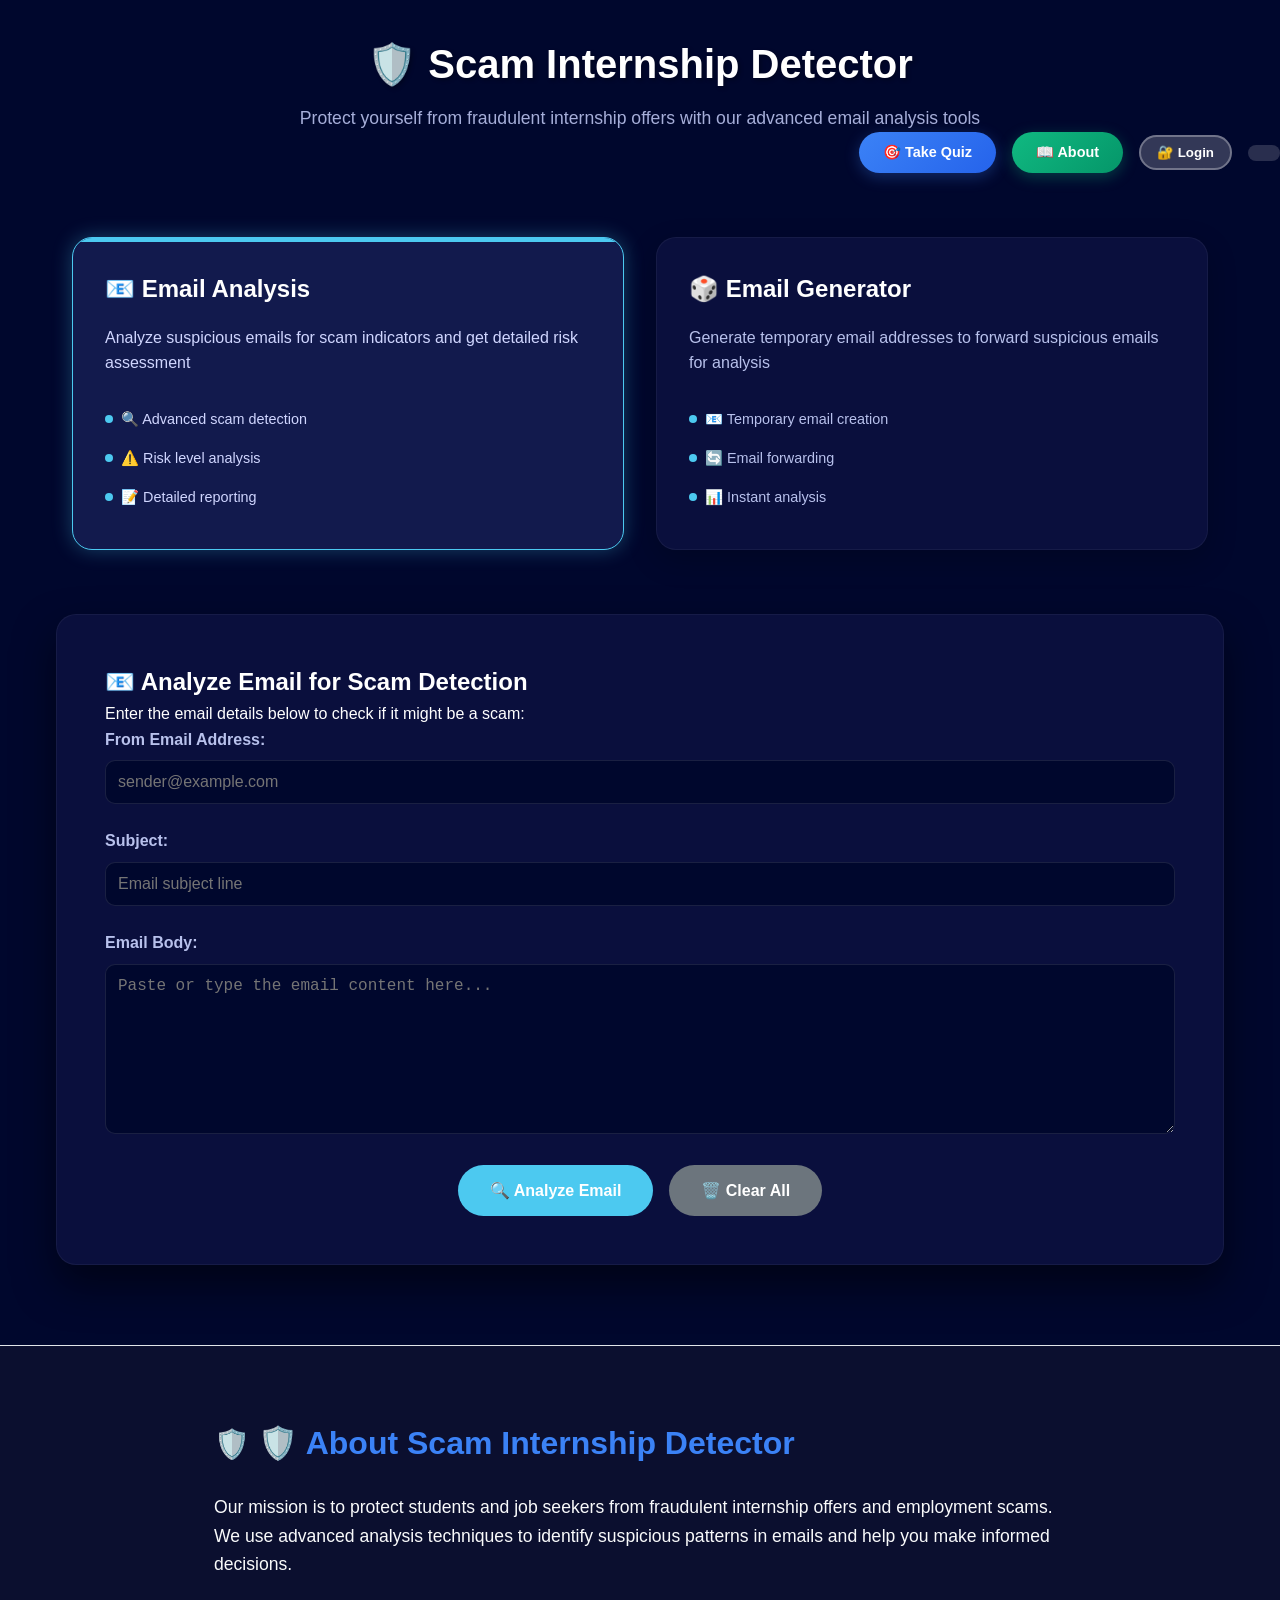
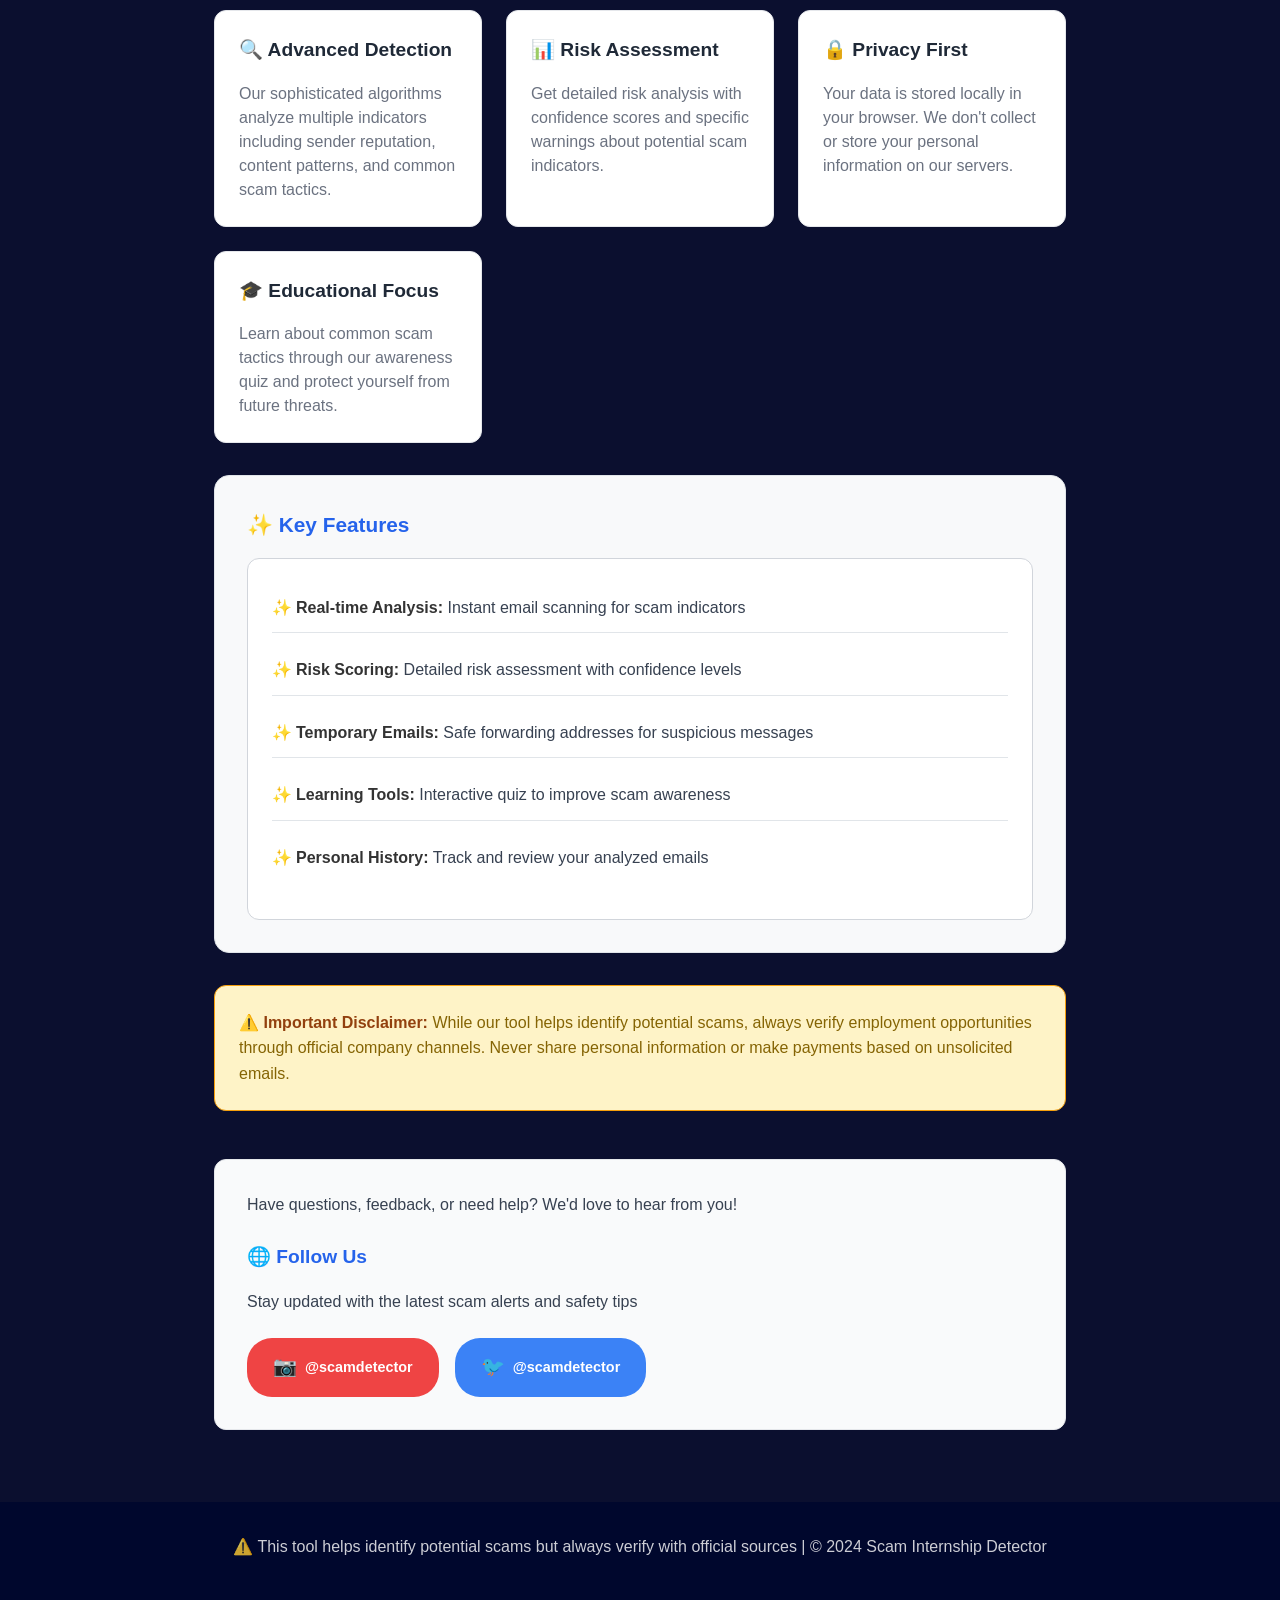
<file: index.html>
<!DOCTYPE html>
<html lang="en">
<head>
    <meta charset="UTF-8">
    <meta name="viewport" content="width=device-width, initial-scale=1.0">
    <title>Scam Internship Email Detector</title>
    <link rel="stylesheet" href="styles.css">
</head>
<body>
    <header>
        <h1>🛡️ Scam Internship Detector</h1>
        <p>Protect yourself from fraudulent internship offers with our advanced email analysis tools</p>
        <div class="header-actions">
            <button id="quiz-btn" class="quiz-btn" onclick="loadQuizPage()">🎯 Take Quiz</button>
            <button id="about-btn" class="about-btn" onclick="scrollToAbout()">📖 About</button>
            <div class="auth-section">
                <button id="auth-btn" class="auth-btn">🔐 Login</button>
                <span id="user-status" class="user-status"></span>
            </div>
        </div>
    </header>

    <!-- Main Navigation Options -->
    <main class="main-options">
        <div class="option-card" onclick="loadPage('analysis')">
            <h2>📧 Email Analysis</h2>
            <p>Analyze suspicious emails for scam indicators and get detailed risk assessment</p>
            <ul>
                <li>🔍 Advanced scam detection</li>
                <li>⚠️ Risk level analysis</li>
                <li>📝 Detailed reporting</li>
            </ul>
        </div>

        <div class="option-card" onclick="loadPage('generator')">
            <h2>🎲 Email Generator</h2>
            <p>Generate temporary email addresses to forward suspicious emails for analysis</p>
            <ul>
                <li>📧 Temporary email creation</li>
                <li>🔄 Email forwarding</li>
                <li>📊 Instant analysis</li>
            </ul>
        </div>

        <div class="option-card" id="inbox-option" style="display: none;" onclick="loadPage('inbox')">
            <h2>📬 My Inbox</h2>
            <p>View and manage all your previously analyzed emails</p>
            <ul>
                <li>📋 Email history</li>
                <li>🔍 Search & filter</li>
                <li>📊 Analysis records</li>
            </ul>
        </div>
    </main>

    <!-- Login Modal -->
    <div id="login-modal" class="modal hidden">
        <div class="modal-content">
            <span class="close">&times;</span>
            <h2>🔐 Login / Register</h2>
            <form id="auth-form">
                <div class="form-group">
                    <label for="user-id">User ID:</label>
                    <input type="text" id="user-id" required placeholder="Enter your username">
                </div>
                <div class="form-group">
                    <label for="user-password">Password:</label>
                    <input type="password" id="user-password" required placeholder="Enter your password">
                </div>
                <button type="submit" class="login-btn">Login / Register</button>
            </form>
            <p class="auth-note">New users will be automatically registered. Your data is stored locally in your browser.</p>
        </div>
    </div>

    <!-- Dynamic Content Container -->
    <div id="content-container" class="content-container">
        <!-- Content will be loaded here dynamically -->
    </div>

    <!-- Separate Quiz Page Container -->
    <div id="quiz-container" class="quiz-container hidden">
        <!-- Quiz content will be loaded here -->
    </div>

    <!-- About Section -->
    <section id="about" class="about-section">
        <div class="about-content">
            <h2>🛡️ About Scam Internship Detector</h2>
            <p class="about-intro">
                Our mission is to protect students and job seekers from fraudulent internship offers and employment scams. 
                We use advanced analysis techniques to identify suspicious patterns in emails and help you make informed decisions.
            </p>
            
            <div class="about-grid">
                <div class="about-item">
                    <h3>🔍 Advanced Detection</h3>
                    <p>Our sophisticated algorithms analyze multiple indicators including sender reputation, content patterns, and common scam tactics.</p>
                </div>
                
                <div class="about-item">
                    <h3>📊 Risk Assessment</h3>
                    <p>Get detailed risk analysis with confidence scores and specific warnings about potential scam indicators.</p>
                </div>
                
                <div class="about-item">
                    <h3>🔒 Privacy First</h3>
                    <p>Your data is stored locally in your browser. We don't collect or store your personal information on our servers.</p>
                </div>
                
                <div class="about-item">
                    <h3>🎓 Educational Focus</h3>
                    <p>Learn about common scam tactics through our awareness quiz and protect yourself from future threats.</p>
                </div>
            </div>
            
            <div class="about-features">
                <h3>✨ Key Features</h3>
                <ul>
                    <li><strong>Real-time Analysis:</strong> Instant email scanning for scam indicators</li>
                    <li><strong>Risk Scoring:</strong> Detailed risk assessment with confidence levels</li>
                    <li><strong>Temporary Emails:</strong> Safe forwarding addresses for suspicious messages</li>
                    <li><strong>Learning Tools:</strong> Interactive quiz to improve scam awareness</li>
                    <li><strong>Personal History:</strong> Track and review your analyzed emails</li>
                </ul>
            </div>
            
            <div class="about-disclaimer">
                <p><strong>⚠️ Important Disclaimer:</strong> While our tool helps identify potential scams, always verify employment opportunities through official company channels. Never share personal information or make payments based on unsolicited emails.</p>
            </div>
            
            <!-- Contact Section -->
            <div class="contact-section">
                <h3>📞 Get in Touch</h3>
                <p>Have questions, feedback, or need help? We'd love to hear from you!</p>
                
                <div class="contact-info">
                    <div class="contact-item">
                        <h4>📧 Email Support</h4>
                        <p>support@scamdetector.com</p>
                    </div>
                    
                    <div class="contact-item">
                        <h4>💬 Report a Scam</h4>
                        <p>report@scamdetector.com</p>
                    </div>
                </div>
                
                <div class="social-section">
                    <h4>🌐 Follow Us</h4>
                    <p>Stay updated with the latest scam alerts and safety tips</p>
                    
                    <div class="social-links">
                        <a href="https://www.instagram.com/scamdetector" target="_blank" class="social-link instagram">
                            <span class="social-icon">📷</span>
                            <span class="social-text">@scamdetector</span>
                        </a>
                        
                        <a href="https://www.twitter.com/scamdetector" target="_blank" class="social-link twitter">
                            <span class="social-icon">🐦</span>
                            <span class="social-text">@scamdetector</span>
                        </a>
                    </div>
                </div>
            </div>
        </div>
    </section>

    <footer>
        <p>⚠️ This tool helps identify potential scams but always verify with official sources | © 2024 Scam Internship Detector</p>
    </footer>

    <script src="script.js"></script>
</body>
</html>
</file>
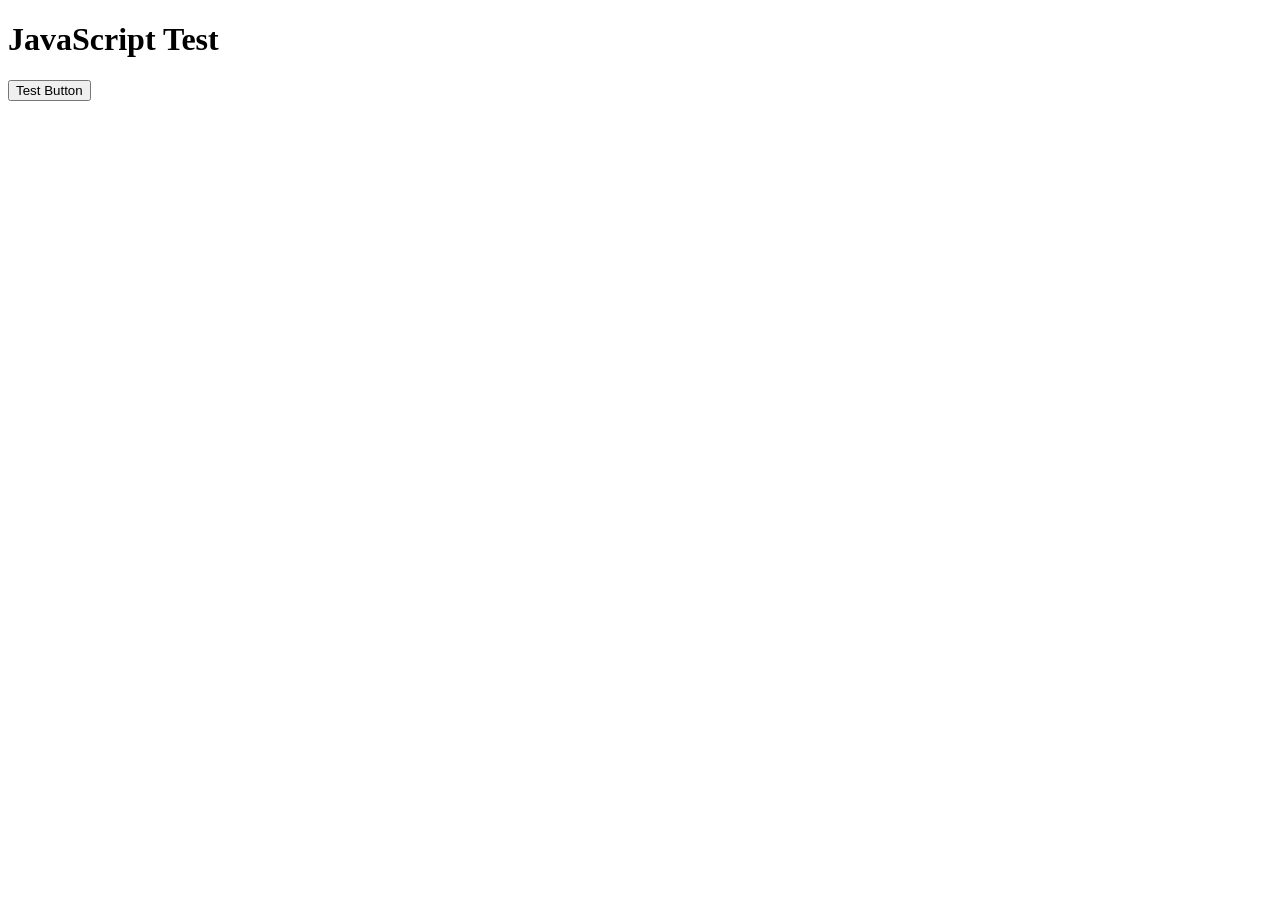
<file: test.html>
<!DOCTYPE html>
<html>
<head>
    <title>JavaScript Test</title>
</head>
<body>
    <h1>JavaScript Test</h1>
    <button id="test-btn">Test Button</button>
    <div id="test-output"></div>
    
    <script>
        document.addEventListener('DOMContentLoaded', function() {
            console.log('DOM loaded');
            
            const testBtn = document.getElementById('test-btn');
            const testOutput = document.getElementById('test-output');
            
            if (testBtn) {
                testBtn.addEventListener('click', function() {
                    console.log('Button clicked');
                    testOutput.textContent = 'Button is working!';
                });
            } else {
                testOutput.textContent = 'Button not found';
            }
        });
    </script>
</body>
</html>
</file>
<file: styles.css>
* {
    margin: 0;
    padding: 0;
    box-sizing: border-box;
}

body {
    font-family: 'Segoe UI', Tahoma, Geneva, Verdana, sans-serif;
    line-height: 1.6;
    color: #1f2937;
    background: #00072d;
    min-height: 100vh;
}

header {
    background: #00072d;
    color: white;
    padding: 2rem 0;
    text-align: center;
    position: relative;
    overflow: hidden;
}

header h1 {
    font-size: 2.5rem;
    margin-bottom: 0.5rem;
    text-shadow: 2px 2px 4px rgba(0, 0, 0, 0.3);
    color: #ffffff;
}

header p {
    font-size: 1.1rem;
    opacity: 0.9;
    color: #b8c1ec;
}

.header-actions {
    display: flex;
    align-items: center;
    gap: 1rem;
    justify-content: flex-end;
}

.auth-section {
    display: flex;
    align-items: center;
    gap: 1rem;
}

.auth-section .analyze-btn,
.auth-section .generate-btn,
.auth-section .start-btn,
.auth-section .restart-btn,
.auth-section .next-btn,
.auth-section .login-btn,
.auth-section .logout-btn {
    background: linear-gradient(135deg, #4cc9f0, #4cc9f0);
    color: white;
    border: none;
    padding: 0.75rem 1.5rem;
    border-radius: 25px;
    font-size: 1rem;
    font-weight: 600;
    cursor: pointer;
    transition: all 0.3s ease;
    box-shadow: 0 4px 15px rgba(76, 201, 240, 0.3);
}

.quiz-btn {
    background: linear-gradient(135deg, #3b82f6, #2563eb);
    color: white;
    border: none;
    padding: 0.75rem 1.5rem;
    border-radius: 25px;
    font-size: 0.9rem;
    font-weight: 600;
    cursor: pointer;
    transition: all 0.3s ease;
    box-shadow: 0 4px 15px rgba(59, 130, 246, 0.3);
}

.quiz-btn:hover {
    transform: translateY(-2px);
    box-shadow: 0 6px 20px rgba(59, 130, 246, 0.4);
}

.about-btn {
    background: linear-gradient(135deg, #10b981, #059669);
    color: white;
    border: none;
    padding: 0.75rem 1.5rem;
    border-radius: 25px;
    font-size: 0.9rem;
    font-weight: 600;
    cursor: pointer;
    transition: all 0.3s ease;
    box-shadow: 0 4px 15px rgba(16, 185, 129, 0.3);
}

.about-btn:hover {
    transform: translateY(-2px);
    box-shadow: 0 6px 20px rgba(16, 185, 129, 0.4);
}

.theme-btn {
    background: rgba(255, 255, 255, 0.2);
    color: white;
    border: 2px solid rgba(255, 255, 255, 0.3);
    padding: 0.5rem;
    border-radius: 50%;
    cursor: pointer;
    transition: all 0.3s ease;
    font-size: 1.2rem;
    width: 40px;
    height: 40px;
    display: flex;
    align-items: center;
    justify-content: center;
}

.theme-btn:hover {
    background: rgba(255, 255, 255, 0.3);
    transform: translateY(-2px);
}

.auth-btn {
    background: rgba(255, 255, 255, 0.2);
    color: white;
    border: 2px solid rgba(255, 255, 255, 0.3);
    padding: 0.5rem 1rem;
    border-radius: 25px;
    cursor: pointer;
    transition: all 0.3s ease;
    font-weight: 600;
}

.auth-btn:hover {
    background: rgba(255, 255, 255, 0.3);
    transform: translateY(-2px);
}

.user-status {
    font-size: 0.9rem;
    opacity: 0.8;
}

.auth-status {
    display: flex;
    justify-content: center;
    align-items: center;
    gap: 1rem;
    margin-top: 1rem;
}

#user-status {
    font-weight: 600;
    padding: 0.5rem 1rem;
    background: rgba(255, 255, 255, 0.2);
    border-radius: 20px;
}

/* Modal Styles */
.modal {
    display: block;
    position: fixed;
    z-index: 1000;
    left: 0;
    top: 0;
    width: 100%;
    height: 100%;
    background: linear-gradient(135deg, #020826 0%, #0B0F2F 100%);
    backdrop-filter: blur(5px);
}

.modal.hidden {
    display: none;
}

.modal-content {
    background-color: #EDEDED;
    margin: 10% auto;
    padding: 2rem;
    border-radius: 15px;
    width: 90%;
    max-width: 400px;
    box-shadow: 0 10px 30px rgba(0, 0, 0, 0.3);
    position: relative;
}

.close {
    color: #8B5CF6;
    position: absolute;
    right: 20px;
    top: 15px;
    font-size: 28px;
    font-weight: bold;
    cursor: pointer;
}

.close:hover {
    color: #6B7280;
}

.login-btn {
    width: 100%;
    background: linear-gradient(135deg, #6366F1, #8B5CF6);
    color: white;
    border: none;
    padding: 1rem;
    border-radius: 8px;
    cursor: pointer;
    font-size: 1rem;
    font-weight: 600;
    transition: all 0.3s ease;
}

.login-btn:hover {
    transform: translateY(-2px);
    box-shadow: 0 5px 15px rgba(102, 126, 234, 0.4);
}

/* Login Form Specific Styles */
.modal-content h2 {
    color: #1F2937;
    text-align: center;
    margin-bottom: 1.5rem;
}

.modal-content p {
    color: #6B7280;
    text-align: center;
    margin-bottom: 1.5rem;
}

.modal-content label {
    display: block;
    margin-bottom: 0.5rem;
    color: #9CA3AF;
    font-weight: 600;
}

.modal-content input {
    width: 100%;
    padding: 0.75rem;
    background: #020826;
    color: #E5E7EB;
    border: 1px solid #3B82F6;
    border-radius: 8px;
    font-size: 1rem;
    margin-bottom: 1rem;
    box-sizing: border-box;
}

.modal-content input::placeholder {
    color: #6B7280;
}

.modal-content input:focus {
    outline: none;
    border-color: #6366F1;
    box-shadow: 0 0 0 2px rgba(99, 102, 241, 0.2);
}

.auth-note {
    text-align: center;
    color: #6B7280;
    font-size: 0.9rem;
    margin-top: 1rem;
}

/* Email History Styles */
.email-history {
    background: #f8f9fa;
    border-radius: 15px;
    padding: 1.5rem;
    margin-bottom: 2rem;
    border-left: 4px solid #28a745;
}

.email-history h3 {
    color: #28a745;
    margin-bottom: 1rem;
}

.history-list {
    max-height: 300px;
    overflow-y: auto;
}

.history-item {
    background: white;
    border-radius: 8px;
    padding: 1rem;
    margin-bottom: 1rem;
    border: 1px solid #e1e5e9;
    cursor: pointer;
    transition: all 0.3s ease;
}

.history-item:hover {
    box-shadow: 0 2px 8px rgba(0, 0, 0, 0.1);
    transform: translateY(-2px);
}

.history-item-header {
    display: flex;
    justify-content: space-between;
    align-items: center;
    margin-bottom: 0.5rem;
}

.history-item-subject {
    font-weight: 600;
    color: #333;
}

.history-item-date {
    font-size: 0.8rem;
    color: #666;
}

.history-item-from {
    font-size: 0.9rem;
    color: #666;
    margin-bottom: 0.5rem;
}

.history-item-risk {
    display: inline-block;
    padding: 0.25rem 0.75rem;
    border-radius: 12px;
    font-size: 0.8rem;
    font-weight: 600;
}

.no-history {
    text-align: center;
    color: #666;
    padding: 2rem;
    font-style: italic;
}

/* Inbox Stats */
.inbox-stats {
    display: grid;
    grid-template-columns: repeat(auto-fit, minmax(120px, 1fr));
    gap: 1rem;
    margin-bottom: 1.5rem;
}

.stat-item {
    background: white;
    border-radius: 8px;
    padding: 1rem;
    text-align: center;
    border: 1px solid #e1e5e9;
}

.stat-number {
    display: block;
    font-size: 1.5rem;
    font-weight: bold;
    color: #667eea;
}

.stat-label {
    display: block;
    font-size: 0.9rem;
    color: #666;
    margin-top: 0.25rem;
}

/* Inbox Controls */
.inbox-controls {
    display: flex;
    gap: 1rem;
    margin-bottom: 1.5rem;
    flex-wrap: wrap;
}

.search-input {
    flex: 1;
    min-width: 200px;
    padding: 0.75rem;
    border: 2px solid #e1e5e9;
    border-radius: 8px;
    font-size: 1rem;
}

.filter-select {
    padding: 0.75rem;
    border: 2px solid #e1e5e9;
    border-radius: 8px;
    font-size: 1rem;
    background: white;
}

/* Email List */
.email-list {
    max-height: 400px;
    overflow-y: auto;
    border: 1px solid #e1e5e9;
    border-radius: 8px;
    background: white;
}

.history-item {
    padding: 1rem;
    border-bottom: 1px solid #e1e5e9;
    cursor: pointer;
    transition: all 0.3s ease;
}

.history-item:last-child {
    border-bottom: none;
}

.history-item:hover {
    background: #f8f9fa;
    transform: translateX(4px);
}

.history-item-preview {
    font-size: 0.9rem;
    color: #666;
    margin: 0.5rem 0;
    line-height: 1.4;
    overflow: hidden;
    text-overflow: ellipsis;
    display: -webkit-box;
    -webkit-line-clamp: 2;
    -webkit-box-orient: vertical;
}

/* Scrollbar for email list */
.email-list::-webkit-scrollbar {
    width: 8px;
}

.email-list::-webkit-scrollbar-track {
    background: #f1f1f1;
    border-radius: 4px;
}

.email-list::-webkit-scrollbar-thumb {
    background: #667eea;
    border-radius: 4px;
}

.email-list::-webkit-scrollbar-thumb:hover {
    background: #5a67d8;
}

/* Empty Inbox State */
.empty-inbox {
    text-align: center;
    padding: 3rem 2rem;
    color: #666;
}

.empty-inbox h3 {
    color: #667eea;
    margin-bottom: 1rem;
}

.empty-inbox p {
    font-size: 1.1rem;
    line-height: 1.6;
}

/* Inbox Email Detail View */
.inbox-email-detail {
    margin-top: 2rem;
    padding: 2rem;
    background: white;
    border-radius: 15px;
    border: 1px solid #e1e5e9;
}

.back-btn {
    background: #6c757d;
    color: white;
    border: none;
    padding: 0.75rem 1.5rem;
    border-radius: 8px;
    cursor: pointer;
    transition: all 0.3s ease;
    font-weight: 600;
    margin-bottom: 1.5rem;
}

.back-btn:hover {
    background: #5a6268;
    transform: translateY(-2px);
}

/* Quiz Stats and History */
.quiz-stats {
    display: grid;
    grid-template-columns: repeat(auto-fit, minmax(150px, 1fr));
    gap: 1rem;
    margin: 1.5rem 0;
    padding: 1rem;
    background: #f8f9fa;
    border-radius: 10px;
    border: 1px solid #e1e5e9;
}

.quiz-stats .stat-item {
    display: flex;
    flex-direction: column;
    align-items: center;
    text-align: center;
}

.quiz-stats .stat-label {
    font-size: 0.9rem;
    color: #666;
    margin-bottom: 0.5rem;
}

.quiz-stats .stat-value {
    font-size: 1.1rem;
    font-weight: bold;
    color: #667eea;
}

.quiz-buttons {
    display: flex;
    gap: 1rem;
    justify-content: center;
    flex-wrap: wrap;
}

.history-btn {
    background: #6c757d;
    color: white;
    border: none;
    padding: 1rem 2rem;
    border-radius: 8px;
    cursor: pointer;
    transition: all 0.3s ease;
    font-weight: 600;
    font-size: 1rem;
}

.history-btn:hover {
    background: #5a6268;
    transform: translateY(-2px);
}

/* Quiz History Modal */
.quiz-modal-overlay {
    position: fixed;
    top: 0;
    left: 0;
    width: 100%;
    height: 100%;
    background-color: rgba(0, 0, 0, 0.5);
    backdrop-filter: blur(5px);
    display: flex;
    justify-content: center;
    align-items: center;
    z-index: 1000;
}

.quiz-history-modal {
    background: white;
    border-radius: 15px;
    padding: 2rem;
    width: 90%;
    max-width: 600px;
    max-height: 80vh;
    overflow-y: auto;
    box-shadow: 0 10px 30px rgba(0, 0, 0, 0.3);
}

.quiz-history-modal h3 {
    color: #667eea;
    margin-bottom: 1.5rem;
    text-align: center;
}

.quiz-history-modal .history-list {
    display: flex;
    flex-direction: column;
    gap: 1rem;
}

.quiz-history-modal .history-item {
    background: #f8f9fa;
    border-radius: 8px;
    padding: 1rem;
    border: 1px solid #e1e5e9;
}

.quiz-history-modal .history-header {
    display: flex;
    justify-content: space-between;
    align-items: center;
    margin-bottom: 0.5rem;
}

.quiz-history-modal .attempt-number {
    font-weight: 600;
    color: #333;
}

.quiz-history-modal .score-badge {
    padding: 0.25rem 0.75rem;
    border-radius: 12px;
    font-size: 0.8rem;
    font-weight: 600;
    color: white;
}

.quiz-history-modal .score-badge.high {
    background: #28a745;
}

.quiz-history-modal .score-badge.medium {
    background: #ffc107;
    color: #333;
}

.quiz-history-modal .score-badge.low {
    background: #dc3545;
}

.quiz-history-modal .history-details {
    display: flex;
    justify-content: space-between;
    align-items: center;
    font-size: 0.9rem;
    color: #666;
}

.quiz-history-modal .close-history {
    background: #667eea;
    color: white;
    border: none;
    padding: 0.75rem 2rem;
    border-radius: 8px;
    cursor: pointer;
    margin-top: 1.5rem;
    width: 100%;
    font-weight: 600;
    transition: all 0.3s ease;
}

.quiz-modal-overlay .close-history:hover {
    background: #5a67d8;
}

/* About Section */
.about-section {
    background: white;
    padding: 4rem 2rem;
    margin-top: 3rem;
    border-top: 1px solid #e1e5e9;
}

.about-content {
    max-width: 1200px;
    margin: 0 auto;
}

.about-section h2 {
    text-align: center;
    color: #667eea;
    font-size: 2.5rem;
    margin-bottom: 3rem;
}

.about-grid {
    display: grid;
    grid-template-columns: repeat(auto-fit, minmax(280px, 1fr));
    gap: 2rem;
    margin-bottom: 3rem;
}

.about-item {
    background: #f8f9fa;
    padding: 2rem;
    border-radius: 15px;
    border: 1px solid #e1e5e9;
    transition: transform 0.3s ease, box-shadow 0.3s ease;
}

.about-item:hover {
    transform: translateY(-5px);
    box-shadow: 0 10px 30px rgba(0, 0, 0, 0.1);
}

.about-item h3 {
    color: #667eea;
    margin-bottom: 1rem;
    font-size: 1.3rem;
}

.about-item p {
    color: #666;
    line-height: 1.6;
}

.about-features {
    background: #f8f9fa;
    padding: 2rem;
    border-radius: 15px;
    border: 1px solid #e1e5e9;
    margin-bottom: 2rem;
}

.about-features h3 {
    color: #667eea;
    margin-bottom: 1.5rem;
    font-size: 1.5rem;
}

.about-features ul {
    list-style: none;
    padding: 0;
}

.about-features li {
    padding: 0.75rem 0;
    border-bottom: 1px solid #e1e5e9;
    color: #666;
}

.about-features li:last-child {
    border-bottom: none;
}

.about-features strong {
    color: #333;
}

.about-disclaimer {
    background: #fff3cd;
    border: 1px solid #ffeaa7;
    border-radius: 10px;
    padding: 1.5rem;
    margin-top: 2rem;
}

.about-disclaimer p {
    color: #856404;
    margin: 0;
    line-height: 1.6;
}

.about-disclaimer strong {
    color: #856404;
}

/* Dark Mode Styles */
body.dark-mode {
    background: linear-gradient(135deg, #0f172a 0%, #1e293b 100%);
    color: #e0e0e0;
}

body.dark-mode header {
    background: linear-gradient(135deg, #0f172a, #1e293b);
}

body.dark-mode .container {
    background: rgba(20, 20, 30, 0.95);
    border: 1px solid rgba(255, 255, 255, 0.1);
}

body.dark-mode .option-card {
    background: rgba(30, 30, 40, 0.9);
    border: 1px solid rgba(255, 255, 255, 0.1);
    box-shadow: 0 8px 32px rgba(0, 0, 0, 0.3);
}

body.dark-mode .option-card:hover {
    transform: translateY(-5px);
    box-shadow: 0 12px 40px rgba(0, 0, 0, 0.4);
}

body.dark-mode .form-group input,
body.dark-mode .form-group textarea {
    background: rgba(30, 30, 40, 0.9);
    border: 1px solid rgba(255, 255, 255, 0.3);
    color: #ffffff;
    placeholder-color: rgba(255, 255, 255, 0.6);
}

body.dark-mode .form-group input:focus,
body.dark-mode .form-group textarea:focus {
    border-color: #667eea;
    box-shadow: 0 0 0 3px rgba(102, 126, 234, 0.1);
}

body.dark-mode .analyze-btn,
body.dark-mode .generate-btn,
body.dark-mode .start-btn {
    background: linear-gradient(135deg, #667eea, #764ba2);
    border: none;
}

body.dark-mode .clear-btn {
    background: #5a6268;
}

body.dark-mode .modal-content {
    background: rgba(20, 20, 30, 0.98);
    border: 1px solid rgba(255, 255, 255, 0.1);
    color: #e0e0e0;
}

body.dark-mode .history-item {
    background: rgba(30, 30, 40, 0.8);
    border: 1px solid rgba(255, 255, 255, 0.1);
}

body.dark-mode .history-item:hover {
    background: rgba(40, 40, 50, 0.9);
}

body.dark-mode .about-item {
    background: rgba(30, 30, 40, 0.9);
    border: 1px solid rgba(255, 255, 255, 0.1);
}

body.dark-mode .about-features {
    background: rgba(30, 30, 40, 0.9);
    border: 1px solid rgba(255, 255, 255, 0.1);
}

body.dark-mode .about-disclaimer {
    background: rgba(255, 193, 7, 0.1);
    border: 1px solid rgba(255, 193, 7, 0.3);
    color: #ffc107;
}

body.dark-mode .about-disclaimer strong {
    color: #ffc107;
}

body.dark-mode .email-analysis-inline {
    background: rgba(30, 30, 40, 0.9);
    border: 1px solid rgba(255, 255, 255, 0.1);
}

body.dark-mode .email-content.highlighted {
    background: rgba(20, 20, 30, 0.8);
    border: 1px solid rgba(255, 255, 255, 0.1);
}

body.dark-mode .highlight-payment {
    background-color: #dc3545 !important;
    color: white !important;
}

body.dark-mode .highlight-urgent {
    background-color: #fd7e14 !important;
    color: white !important;
}

body.dark-mode .highlight-suspicious {
    background-color: #e74c3c !important;
    color: white !important;
}

body.dark-mode .highlight-pressure {
    background-color: #e74c3c !important;
    color: white !important;
}

body.dark-mode .scam-indicator.high {
    background: #dc3545;
}

body.dark-mode .scam-indicator.medium {
    background: #fd7e14;
}

body.dark-mode .scam-indicator.low {
    background: #28a745;
}

header h1 {
    font-size: 2.5rem;
    margin-bottom: 0.5rem;
    text-shadow: 2px 2px 4px rgba(0, 0, 0, 0.3);
    color: #ffffff;
}

header p {
    font-size: 1.1rem;
    opacity: 0.9;
    color: #b8c1ec;
}

main {
    max-width: 1200px;
    margin: 0 auto;
    padding: 0 1rem;
}

/* Main Options Layout */
.main-options {
    display: grid;
    grid-template-columns: repeat(auto-fit, minmax(300px, 1fr));
    gap: 2rem;
    padding: 2rem;
}

.option-card {
    background: #0a0f3d;
    border-radius: 20px;
    padding: 2rem;
    box-shadow: 0 10px 30px rgba(0, 0, 0, 0.2);
    cursor: pointer;
    transition: all 0.3s ease;
    border: 1px solid rgba(255, 255, 255, 0.05);
    position: relative;
    overflow: hidden;
}

.option-card:hover {
    transform: translateY(-5px);
    box-shadow: 0 15px 40px rgba(0, 0, 0, 0.3);
}

.option-card.active {
    background: #121a4d;
    border: 1px solid #4cc9f0;
    box-shadow: 0 0 20px rgba(76, 201, 240, 0.3);
}

.option-card.active::before {
    content: '';
    position: absolute;
    top: 0;
    left: 0;
    right: 0;
    height: 4px;
    background: linear-gradient(90deg, #4cc9f0, #4cc9f0);
    animation: slideIn 0.5s ease;
}

@keyframes slideIn {
    from {
        transform: translateX(-100%);
    }
    to {
        transform: translateX(0);
    }
}

.option-card h2 {
    color: #ffffff;
    margin-bottom: 1rem;
    font-size: 1.5rem;
    display: flex;
    align-items: center;
    gap: 0.5rem;
}

.option-card p {
    color: #b8c1ec;
    margin-bottom: 1.5rem;
    line-height: 1.6;
}

.option-card.active h2 {
    color: #ffffff;
}

.option-card.active p {
    color: #d0d6ff;
}

.option-card ul {
    list-style: none;
    padding: 0;
}

.option-card li {
    padding: 0.5rem 0;
    color: #b8c1ec;
    display: flex;
    align-items: center;
    gap: 0.5rem;
    font-size: 0.9rem;
}

.option-card.active li {
    color: #d0d6ff;
}

.option-card li::before {
    content: '';
    width: 8px;
    height: 8px;
    background: #4cc9f0;
    border-radius: 50%;
    display: inline-block;
}

/* Content Container */
.content-container {
    max-width: 1200px;
    margin: 0 auto;
    padding: 2rem 1rem;
}

.page-content {
    background: #0a0f3d;
    border: 1px solid rgba(255, 255, 255, 0.05);
    border-radius: 20px;
    padding: 3rem;
    box-shadow: 0 20px 40px rgba(0, 0, 0, 0.5);
    animation: fadeIn 0.5s ease;
    color: #ffffff;
}

.page-content h2,
.page-content h3,
.page-content h4 {
    color: #ffffff;
}

.page-content p {
    color: #ffffff;
}

.page-content label {
    color: #b8c1ec;
}

@keyframes fadeIn {
    from {
        opacity: 0;
        transform: translateY(20px);
    }
    to {
        opacity: 1;
        transform: translateY(0);
    }
}

/* Quiz Container */
.quiz-container {
    max-width: 1200px;
    margin: 0 auto;
    padding: 2rem 1rem;
    animation: fadeIn 0.5s ease;
}

.quiz-page-content {
    background: #0a0f3d;
    border: 1px solid rgba(255, 255, 255, 0.05);
    border-radius: 20px;
    padding: 3rem;
    box-shadow: 0 20px 40px rgba(0, 0, 0, 0.5);
    min-height: 600px;
    color: #ffffff;
}

.quiz-page-content h2,
.quiz-page-content h3,
.quiz-page-content h4 {
    color: #ffffff;
}

.quiz-page-content p {
    color: #ffffff;
}

.quiz-page-content label {
    color: #b8c1ec;
}

.quiz-header {
    display: flex;
    flex-direction: column;
    gap: 1rem;
    margin-bottom: 2rem;
    padding-bottom: 1.5rem;
    border-bottom: 2px solid #e5e7eb;
}

.back-to-main-btn {
    background: #f8f9fa;
    border: 2px solid #e5e7eb;
    color: #3b82f6;
    padding: 0.75rem 1.5rem;
    border-radius: 25px;
    font-size: 0.9rem;
    font-weight: 600;
    cursor: pointer;
    transition: all 0.3s ease;
    align-self: flex-start;
    text-decoration: none;
    display: inline-flex;
    align-items: center;
    gap: 0.5rem;
}

.back-to-main-btn:hover {
    background: #3b82f6;
    color: white;
    border-color: #3b82f6;
    transform: translateY(-2px);
}

.quiz-content-area {
    display: flex;
    flex-direction: column;
    gap: 2rem;
}

/* Temporary Email Generator Styles */
.temp-email-display {
    background: #0B0F2F;
    border: 1px solid rgba(255, 255, 255, 0.05);
    border-radius: 20px;
    padding: 3rem;
    margin-bottom: 1rem;
    box-shadow: 0 20px 40px rgba(0, 0, 0, 0.5);
}

.email-status.offline {
    display: flex;
    align-items: center;
    gap: 0.5rem;
    margin-bottom: 1rem;
    padding: 0.5rem 1rem;
    background: #FEE2E2;
    border: 1px solid #EF4444;
    border-radius: 20px;
    align-self: flex-start;
}

.status-indicator {
    font-size: 0.8rem;
}

.status-text {
    color: #991B1B;
    font-weight: 600;
    font-size: 0.9rem;
}

.temp-email-info h3 {
    color: #ffffff;
    margin-bottom: 1rem;
}

.email-address-display {
    display: flex;
    gap: 0.5rem;
    margin-bottom: 1.5rem;
}

.email-address-display input {
    flex: 1;
    background: #020826;
    color: #E5E7EB;
    border: 1px solid #3B82F6;
    padding: 0.75rem;
    border-radius: 8px;
    font-family: monospace;
    font-size: 0.9rem;
}

.copy-btn {
    background: #16A34A;
    color: #FFFFFF;
    border: none;
    padding: 0.75rem 1rem;
    border-radius: 8px;
    cursor: pointer;
    font-weight: 600;
    transition: all 0.3s ease;
}

.copy-btn:hover {
    background: #15803D;
    transform: translateY(-1px);
    box-shadow: 0 4px 12px rgba(22, 163, 74, 0.3);
}

.copy-btn:disabled {
    background: #6B7280;
    cursor: not-allowed;
    opacity: 0.6;
}

.copy-btn:disabled:hover {
    background: #6B7280;
    transform: none;
    box-shadow: none;
}

.offline-notice {
    background: #FEE2E2;
    border: 1px solid #F87171;
    border-radius: 8px;
    padding: 1rem;
    margin-bottom: 1.5rem;
}

.offline-notice p {
    color: #7F1D1D;
    margin-bottom: 0.5rem;
}

.offline-notice p:first-child {
    color: #991B1B;
    font-weight: 600;
}

.usage-instructions h4 {
    color: #1F2937;
    margin-bottom: 0.5rem;
}

.usage-instructions h4 strong {
    color: #3B82F6;
}

.usage-instructions ol {
    color: #1F2937;
    padding-left: 1.5rem;
}

.usage-instructions li {
    margin-bottom: 0.5rem;
}

.usage-instructions strong {
    color: #3B82F6;
}

/* Responsive adjustments */
@media (max-width: 768px) {
    .header-actions {
        flex-direction: column;
        gap: 0.5rem;
        align-items: stretch;
    }
    
    .quiz-btn {
        width: 100%;
        text-align: center;
    }
    
    .auth-section {
        justify-content: center;
    }
    
    .quiz-page-content {
        padding: 2rem 1.5rem;
    }
    
    .quiz-header {
        align-items: center;
        text-align: center;
    }
    
    .back-to-main-btn {
        align-self: center;
    }
    
    .email-address-display {
        flex-direction: column;
    }
    
    .copy-btn {
        width: 100%;
    }
}

.feature-nav {
    display: flex;
    justify-content: center;
    gap: 1rem;
    margin-bottom: 2rem;
    flex-wrap: wrap;
}

.nav-btn {
    padding: 1rem 2rem;
    border: none;
    border-radius: 50px;
    background: rgba(255, 255, 255, 0.2);
    color: white;
    font-size: 1rem;
    cursor: pointer;
    transition: all 0.3s ease;
    backdrop-filter: blur(10px);
    border: 2px solid rgba(255, 255, 255, 0.3);
}

.nav-btn:hover {
    background: rgba(255, 255, 255, 0.3);
    transform: translateY(-2px);
}

.nav-btn.active {
    background: rgba(255, 255, 255, 0.9);
    color: #667eea;
    font-weight: bold;
}

.feature-section {
    background: white;
    border-radius: 20px;
    padding: 2rem;
    box-shadow: 0 10px 30px rgba(0, 0, 0, 0.2);
    margin-bottom: 2rem;
    display: none;
}

.feature-section.active {
    display: block;
    animation: fadeIn 0.5s ease;
}

@keyframes fadeIn {
    from { opacity: 0; transform: translateY(20px); }
    to { opacity: 1; transform: translateY(0); }
}

.feature-section h2 {
    color: #667eea;
    margin-bottom: 1rem;
    font-size: 1.8rem;
}

.feature-section p {
    margin-bottom: 1.5rem;
    color: #666;
}

.form-group {
    margin-bottom: 1.5rem;
}

.form-group label {
    display: block;
    margin-bottom: 0.5rem;
    font-weight: 600;
    color: #b8c1ec;
}

.form-group input,
.form-group textarea,
.form-group select {
    width: 100%;
    padding: 0.75rem;
    background: #00072d;
    color: #ffffff;
    border: 1px solid rgba(255, 255, 255, 0.1);
    border-radius: 10px;
    font-size: 1rem;
    transition: all 0.3s ease;
}

.form-group input:focus,
.form-group textarea:focus,
.form-group select:focus {
    outline: none;
    border-color: #4cc9f0;
}

.form-group textarea {
    resize: vertical;
    min-height: 120px;
}

.analyze-btn,
.generate-btn,
.start-btn,
.inbox-btn,
.next-btn,
.restart-btn {
    background: linear-gradient(135deg, #4cc9f0, #4cc9f0);
    color: white;
    border: none;
    padding: 1rem 2rem;
    border-radius: 50px;
    font-size: 1rem;
    cursor: pointer;
    transition: all 0.3s ease;
    font-weight: 600;
}

.analyze-btn:hover,
.generate-btn:hover,
.start-btn:hover,
.inbox-btn:hover,
.next-btn:hover,
.restart-btn:hover {
    transform: translateY(-2px);
    box-shadow: 0 5px 15px rgba(102, 126, 234, 0.4);
}

.form-buttons {
    display: flex;
    gap: 1rem;
    justify-content: center;
    flex-wrap: wrap;
}

.clear-btn {
    background: #6c757d;
    color: white;
    border: none;
    padding: 1rem 2rem;
    border-radius: 50px;
    cursor: pointer;
    transition: all 0.3s ease;
    font-weight: 600;
    font-size: 1rem;
}

.clear-btn:hover {
    background: #5a6268;
    transform: translateY(-2px);
    box-shadow: 0 5px 15px rgba(108, 117, 125, 0.4);
}

.result-box {
    background: #f8f9fa;
    border-radius: 15px;
    padding: 1.5rem;
    margin-top: 2rem;
    border-left: 4px solid #667eea;
}

.result-box h3 {
    color: #667eea;
    margin-bottom: 1rem;
}

.highlighted-email-analysis {
    margin: 1.5rem 0;
}

.highlighted-email-analysis .email-content {
    background: white;
    border-radius: 10px;
    padding: 1.5rem;
    margin: 1rem 0;
    border: 2px solid #ffc107;
    box-shadow: 0 4px 12px rgba(255, 193, 7, 0.2);
}

.highlighted-email-analysis h4 {
    color: #667eea;
    margin-bottom: 1rem;
}

.hidden {
    display: none;
}

.generator-controls {
    text-align: center;
    margin-bottom: 2rem;
}

.email-info {
    margin-top: 1rem;
    color: #666;
}

.temp-email-display {
    background: #f8f9fa;
    border-radius: 15px;
    padding: 2rem;
    margin-top: 2rem;
    border-left: 4px solid #28a745;
}

.temp-email-box {
    display: flex;
    gap: 1rem;
    align-items: center;
    margin: 1.5rem 0;
    flex-wrap: wrap;
}

.temp-email-box input {
    flex: 1;
    min-width: 250px;
    padding: 0.75rem;
    border: 2px solid #28a745;
    border-radius: 8px;
    font-family: 'Courier New', monospace;
    font-weight: 600;
    background: white;
}

.copy-btn {
    background: #28a745;
    color: white;
    border: none;
    padding: 0.75rem 1.5rem;
    border-radius: 8px;
    cursor: pointer;
    transition: all 0.3s ease;
    font-weight: 600;
}

.copy-btn:hover {
    background: #218838;
    transform: translateY(-2px);
}

.copy-btn:disabled {
    background: #6c757d;
    cursor: not-allowed;
    opacity: 0.6;
}

.copy-btn:disabled:hover {
    background: #6c757d;
    transform: none;
}

.offline-badge {
    background: #dc3545;
    color: white;
    padding: 0.25rem 0.75rem;
    border-radius: 12px;
    font-size: 0.8rem;
    font-weight: 600;
    margin-left: 0.5rem;
    display: inline-block;
}

.instructions {
    background: white;
    border-radius: 10px;
    padding: 1.5rem;
    margin: 1.5rem 0;
    border: 1px solid #e1e5e9;
}

.instructions h4 {
    color: #28a745;
    margin-bottom: 1rem;
}

.instructions ol {
    margin-left: 1.5rem;
    line-height: 1.8;
}

.check-btn {
    background: linear-gradient(135deg, #17a2b8, #138496);
    color: white;
    border: none;
    padding: 1rem 2rem;
    border-radius: 50px;
    cursor: pointer;
    transition: all 0.3s ease;
    font-weight: 600;
    font-size: 1rem;
}

.check-btn:hover {
    transform: translateY(-2px);
    box-shadow: 0 5px 15px rgba(23, 162, 184, 0.4);
}

.check-btn:disabled {
    background: #6c757d;
    cursor: not-allowed;
    opacity: 0.6;
}

.check-btn:disabled:hover {
    background: #6c757d;
    transform: none;
    box-shadow: none;
}

.forwarded-analysis {
    background: #f8f9fa;
    border-radius: 15px;
    padding: 2rem;
    margin-top: 2rem;
    border-left: 4px solid #ffc107;
}

.email-analysis-inline {
    max-height: 80vh;
    overflow-y: auto;
    padding-right: 1rem;
    background: #0F172A;
    border-radius: 20px;
    padding: 2rem;
    margin-top: 2rem;
}

.email-analysis-inline .email-content {
    background: #F9FAFB;
    border-radius: 12px;
    padding: 16px;
    margin: 1.5rem 0;
    border: 1px solid #E5E7EB;
    color: #111827;
}

.email-analysis-inline .email-content.highlighted {
    border: 1px solid #E5E7EB;
    box-shadow: 0 4px 12px rgba(0, 0, 0, 0.1);
}

.email-analysis-inline .risk-summary {
    display: flex;
    justify-content: space-between;
    align-items: center;
    margin-bottom: 1.5rem;
    padding: 16px;
    background: #F9FAFB;
    border-radius: 12px;
    border: 1px solid #E5E7EB;
    color: #111827;
}

.email-analysis-inline .analysis-details {
    background: #F9FAFB;
    border-radius: 12px;
    padding: 16px;
    margin-top: 1.5rem;
    border: 1px solid #E5E7EB;
    color: #111827;
}

.email-analysis-inline .analysis-details h5 {
    background: #3B82F6;
    color: #FFFFFF;
    padding: 0.5rem 1rem;
    border-radius: 12px;
    margin-bottom: 1rem;
    display: inline-block;
    font-weight: 500;
}

/* Risk Badge Styles */
.scam-indicator.low {
    background: #DCFCE7;
    border: 1px solid #22C55E;
    color: #166534;
    border-radius: 12px;
    padding: 0.25rem 0.75rem;
    font-size: 0.9rem;
    font-weight: 600;
}

.scam-indicator.medium {
    background: #FEF3C7;
    border: 1px solid #F59E0B;
    color: #92400E;
    border-radius: 12px;
    padding: 0.25rem 0.75rem;
    font-size: 0.9rem;
    font-weight: 600;
}

.scam-indicator.high {
    background: #FEE2E2;
    border: 1px solid #EF4444;
    color: #991B1B;
    border-radius: 12px;
    padding: 0.25rem 0.75rem;
    font-size: 0.9rem;
    font-weight: 600;
}

/* Confidence Tag */
.confidence-tag {
    background: #2563EB;
    color: #FFFFFF;
    padding: 0.25rem 0.75rem;
    border-radius: 12px;
    font-size: 0.9rem;
    font-weight: 600;
}

/* Risk Level Recommendations */
.recommendation.low-risk {
    background: #DCFCE7;
    border: 1px solid #22C55E;
    color: #166534;
    padding: 1rem;
    border-radius: 8px;
    margin-top: 1rem;
}

.recommendation.medium-risk {
    background: #FEF3C7;
    border: 1px solid #F59E0B;
    color: #92400E;
    padding: 1rem;
    border-radius: 8px;
    margin-top: 1rem;
}

.recommendation.high-risk {
    background: #FEE2E2;
    border: 1px solid #EF4444;
    color: #991B1B;
    padding: 1rem;
    border-radius: 8px;
    margin-top: 1rem;
}

/* Warning List Styles */
.warning-list {
    list-style: none;
    padding: 0;
}

.warning-list li {
    display: flex;
    align-items: center;
    gap: 0.5rem;
    margin-bottom: 0.75rem;
    color: #374151;
}

.warning-list li::before {
    content: '⚠️';
    color: #F59E0B;
    font-size: 1rem;
}

/* Scrollbar styling for the analysis container */
.email-analysis-inline::-webkit-scrollbar {
    width: 8px;
}

.email-analysis-inline::-webkit-scrollbar-track {
    background: #f1f1f1;
    border-radius: 4px;
}

.email-analysis-inline::-webkit-scrollbar-thumb {
    background: #ffc107;
    border-radius: 4px;
}

.email-analysis-inline::-webkit-scrollbar-thumb:hover {
    background: #e0a800;
}

.analyze-another-btn {
    background: #6c757d;
    color: white;
    border: none;
    padding: 0.75rem 1.5rem;
    border-radius: 8px;
    cursor: pointer;
    transition: all 0.3s ease;
    font-weight: 600;
}

.analyze-another-btn:hover {
    background: #5a6268;
    transform: translateY(-2px);
}

.email-display,
.inbox-display {
    background: #f8f9fa;
    border-radius: 15px;
    padding: 1.5rem;
    margin-top: 2rem;
}

.email-content {
    background: white;
    border-radius: 10px;
    padding: 1.5rem;
    margin-bottom: 1rem;
    border: 1px solid #e1e5e9;
}

.email-header {
    border-bottom: 1px solid #e1e5e9;
    padding-bottom: 1rem;
    margin-bottom: 1rem;
}

.email-body {
    white-space: pre-wrap;
    line-height: 1.6;
}

.inbox-display {
    border-left: 4px solid #28a745;
}

.inbox-display h3 {
    color: #28a745;
    margin-bottom: 1rem;
}

.quiz-container {
    max-width: 800px;
    margin: 0 auto;
}

.question-number {
    text-align: center;
    font-size: 1.2rem;
    color: #667eea;
    margin-bottom: 1rem;
    font-weight: 600;
}

.email-preview {
    background: #f8f9fa;
    border-radius: 15px;
    padding: 1.5rem;
    margin-bottom: 2rem;
    border: 1px solid #e1e5e9;
}

.quiz-options {
    display: flex;
    gap: 1rem;
    justify-content: center;
    flex-wrap: wrap;
}

.quiz-option {
    padding: 1rem 2rem;
    border: 2px solid #e1e5e9;
    border-radius: 50px;
    background: white;
    cursor: pointer;
    transition: all 0.3s ease;
    font-size: 1rem;
    font-weight: 600;
}

.quiz-option:hover {
    transform: translateY(-2px);
}

.quiz-option[data-answer="legitimate"]:hover {
    border-color: #28a745;
    background: #28a745;
    color: white;
}

.quiz-option[data-answer="scam"]:hover {
    border-color: #dc3545;
    background: #dc3545;
    color: white;
}

#quiz-feedback {
    background: #f8f9fa;
    border-radius: 15px;
    padding: 1.5rem;
    margin-top: 2rem;
    text-align: center;
}

#quiz-feedback.correct {
    border-left: 4px solid #28a745;
}

#quiz-feedback.incorrect {
    border-left: 4px solid #dc3545;
}

#quiz-results {
    text-align: center;
    background: #f8f9fa;
    border-radius: 15px;
    padding: 2rem;
    margin-top: 2rem;
}

footer {
    text-align: center;
    padding: 2rem;
    color: white;
    opacity: 0.8;
}

@media (max-width: 768px) {
    header h1 {
        font-size: 2rem;
    }
    
    .feature-nav {
        flex-direction: column;
        align-items: center;
    }
    
    .nav-btn {
        width: 100%;
        max-width: 300px;
    }
    
    .generator-controls {
        flex-direction: column;
        align-items: stretch;
    }
    
    .quiz-options {
        flex-direction: column;
        align-items: stretch;
    }
    
    .feature-section {
        padding: 1.5rem;
    }
}

.scam-indicator {
    display: inline-block;
    padding: 0.25rem 0.75rem;
    border-radius: 20px;
    font-size: 0.9rem;
    font-weight: 600;
    margin-right: 0.5rem;
}

.scam-indicator.high {
    background: #dc3545;
    color: white;
}

.scam-indicator.medium {
    background: #ffc107;
    color: #333;
}

.scam-indicator.low {
    background: #28a745;
    color: white;
}

/* About Section Styles */
.about-section {
    background: #0B0F2F;
    padding: 3rem 0;
}

.about-content {
    max-width: 900px;
    margin: auto;
    padding: 24px;
}

.about-content h2 {
    color: #3B82F6;
    font-size: 2rem;
    margin-bottom: 1.5rem;
    display: flex;
    align-items: center;
    gap: 0.5rem;
}

.about-content h2::before {
    content: '🛡️';
    font-size: 1.8rem;
}

.about-intro {
    color: #F9FAFB;
    font-size: 1.1rem;
    margin-bottom: 2rem;
    line-height: 1.6;
}

.about-grid {
    display: grid;
    grid-template-columns: repeat(auto-fit, minmax(250px, 1fr));
    gap: 1.5rem;
    margin-bottom: 2rem;
}

.about-item {
    background: #FFFFFF;
    border: 1px solid #E5E7EB;
    border-radius: 12px;
    padding: 1.5rem;
    transition: all 0.3s ease;
}

.about-item:hover {
    transform: translateY(-2px);
    box-shadow: 0 4px 12px rgba(0, 0, 0, 0.1);
}

.about-item h3 {
    color: #1F2937;
    margin-bottom: 1rem;
    font-size: 1.2rem;
}

.about-item p {
    color: #6B7280;
    line-height: 1.5;
}

.about-features {
    margin-bottom: 2rem;
}

.about-features h3 {
    color: #2563EB;
    font-weight: 600;
    margin-bottom: 1rem;
    font-size: 1.3rem;
}

.about-features ul {
    background: #FFFFFF;
    border: 1px solid #D1D5DB;
    border-radius: 12px;
    padding: 1.5rem;
    list-style: none;
}

.about-features li {
    color: #374151;
    margin-bottom: 0.75rem;
    padding-left: 1.5rem;
    position: relative;
}

.about-features li::before {
    content: '✨';
    position: absolute;
    left: 0;
    color: #2563EB;
}

.about-disclaimer {
    background: #FEF3C7;
    border: 1px solid #F59E0B;
    color: #92400E;
    padding: 1.5rem;
    border-radius: 12px;
    margin-bottom: 2rem;
}

.about-disclaimer strong {
    color: #92400E;
}

/* Contact Section Styles */
.contact-section {
    margin-top: 3rem;
    padding: 2rem;
    background: #F9FAFB;
    border: 1px solid #E5E7EB;
    border-radius: 12px;
}

.contact-section h3 {
    display: none; /* Remove "Get in Touch" heading */
}

.contact-section h4 {
    color: #2563EB;
    font-weight: 600;
    margin-bottom: 0.5rem;
    font-size: 1.1rem;
}

.contact-section p {
    color: #374151;
    margin-bottom: 1.5rem;
}

.contact-info {
    display: none; /* Hide contact info section */
}

.social-section {
    margin-top: 0;
}

.social-section h4 {
    color: #2563EB;
    font-weight: 600;
    margin-bottom: 1rem;
    font-size: 1.2rem;
}

.social-section p {
    color: #374151;
    margin-bottom: 1.5rem;
}

.social-links {
    display: flex;
    gap: 1rem;
    flex-wrap: wrap;
}

.social-link {
    display: flex;
    align-items: center;
    gap: 0.5rem;
    padding: 0.75rem 1.5rem;
    border-radius: 25px;
    text-decoration: none;
    font-weight: 600;
    transition: all 0.3s ease;
    border: 2px solid transparent;
}

.social-link:first-child {
    background: #EF4444;
    color: #FFFFFF;
}

.social-link:first-child:hover {
    background: #DC2626;
    transform: translateY(-2px);
    box-shadow: 0 4px 15px rgba(239, 68, 68, 0.4);
}

.social-link:last-child {
    background: #3B82F6;
    color: #FFFFFF;
}

.social-link:last-child:hover {
    background: #2563EB;
    transform: translateY(-2px);
    box-shadow: 0 4px 15px rgba(59, 130, 246, 0.4);
}

.social-icon {
    font-size: 1.2rem;
}

.social-text {
    font-size: 0.9rem;
}

/* Responsive adjustments for contact section */
@media (max-width: 768px) {
    .about-content {
        padding: 16px;
    }
    
    .about-grid {
        grid-template-columns: 1fr;
    }
    
    .social-links {
        flex-direction: column;
    }
    
    .social-link {
        justify-content: center;
    }
}

.warning-list {
    list-style: none;
    padding: 0;
}

.warning-list li {
    padding: 0.5rem 0;
    border-bottom: 1px solid #e1e5e9;
}

.warning-list li:before {
    content: "⚠️ ";
    margin-right: 0.5rem;
}
</file>
